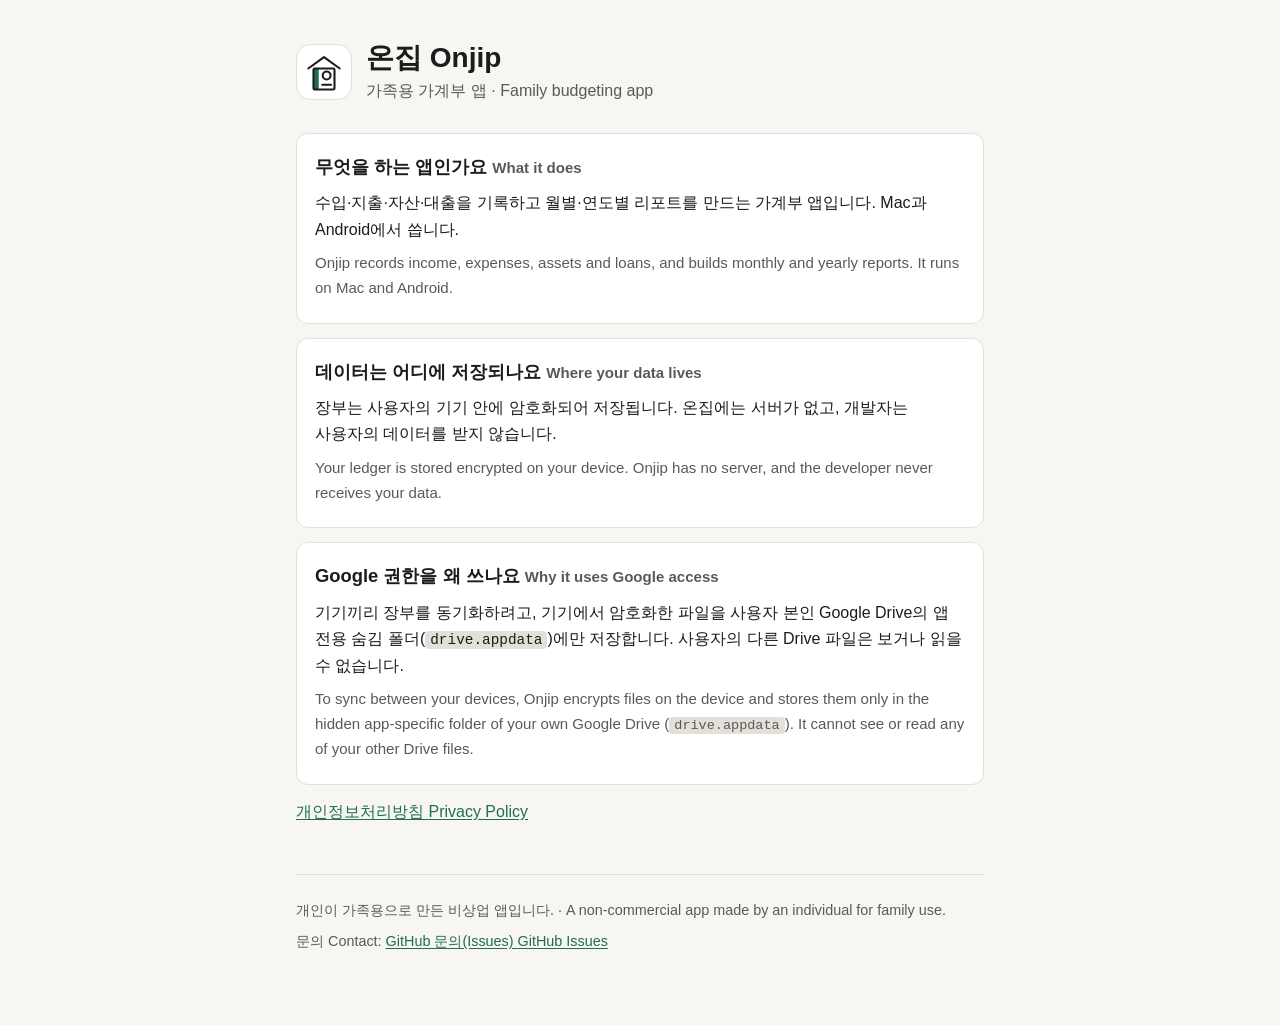
<file: index.html>
<!doctype html>
<html lang="ko">
<head>
<meta charset="utf-8">
<meta name="viewport" content="width=device-width, initial-scale=1">
<title>온집 Onjip — 가족 가계부</title>
<meta name="description" content="온집은 장부를 기기 안에 암호화해 보관하는 가족용 가계부 앱입니다. Onjip is a family budgeting app that keeps your ledger encrypted on your own devices.">
<link rel="icon" href="icon.svg" type="image/svg+xml">
<link rel="stylesheet" href="style.css">
</head>
<body>
<main>
  <header class="brand">
    <img src="icon.svg" alt="온집 아이콘 (Onjip icon)" width="56" height="56">
    <div>
      <h1>온집 <span lang="en">Onjip</span></h1>
      <p class="sub">가족용 가계부 앱 · <span lang="en">Family budgeting app</span></p>
    </div>
  </header>

  <section class="card">
    <h2>무엇을 하는 앱인가요 <span class="en" lang="en">What it does</span></h2>
    <p>수입·지출·자산·대출을 기록하고 월별·연도별 리포트를 만드는 가계부 앱입니다. Mac과 Android에서 씁니다.</p>
    <p class="en" lang="en">Onjip records income, expenses, assets and loans, and builds monthly and yearly reports. It runs on Mac and Android.</p>
  </section>

  <section class="card">
    <h2>데이터는 어디에 저장되나요 <span class="en" lang="en">Where your data lives</span></h2>
    <p>장부는 사용자의 기기 안에 암호화되어 저장됩니다. 온집에는 서버가 없고, 개발자는 사용자의 데이터를 받지 않습니다.</p>
    <p class="en" lang="en">Your ledger is stored encrypted on your device. Onjip has no server, and the developer never receives your data.</p>
  </section>

  <section class="card">
    <h2>Google 권한을 왜 쓰나요 <span class="en" lang="en">Why it uses Google access</span></h2>
    <p>기기끼리 장부를 동기화하려고, 기기에서 암호화한 파일을 사용자 본인 Google Drive의 앱 전용 숨김 폴더(<code>drive.appdata</code>)에만 저장합니다. 사용자의 다른 Drive 파일은 보거나 읽을 수 없습니다.</p>
    <p class="en" lang="en">To sync between your devices, Onjip encrypts files on the device and stores them only in the hidden app-specific folder of your own Google Drive (<code>drive.appdata</code>). It cannot see or read any of your other Drive files.</p>
  </section>

  <p><a href="privacy.html">개인정보처리방침 <span lang="en">Privacy Policy</span></a></p>

  <footer>
    <p>개인이 가족용으로 만든 비상업 앱입니다. · <span lang="en">A non-commercial app made by an individual for family use.</span></p>
    <p>문의 <span lang="en">Contact</span>: <a href="https://github.com/whyyn8410/onjip-site/issues">GitHub 문의(Issues) <span lang="en">GitHub Issues</span></a></p>
  </footer>
</main>
</body>
</html>
</file>
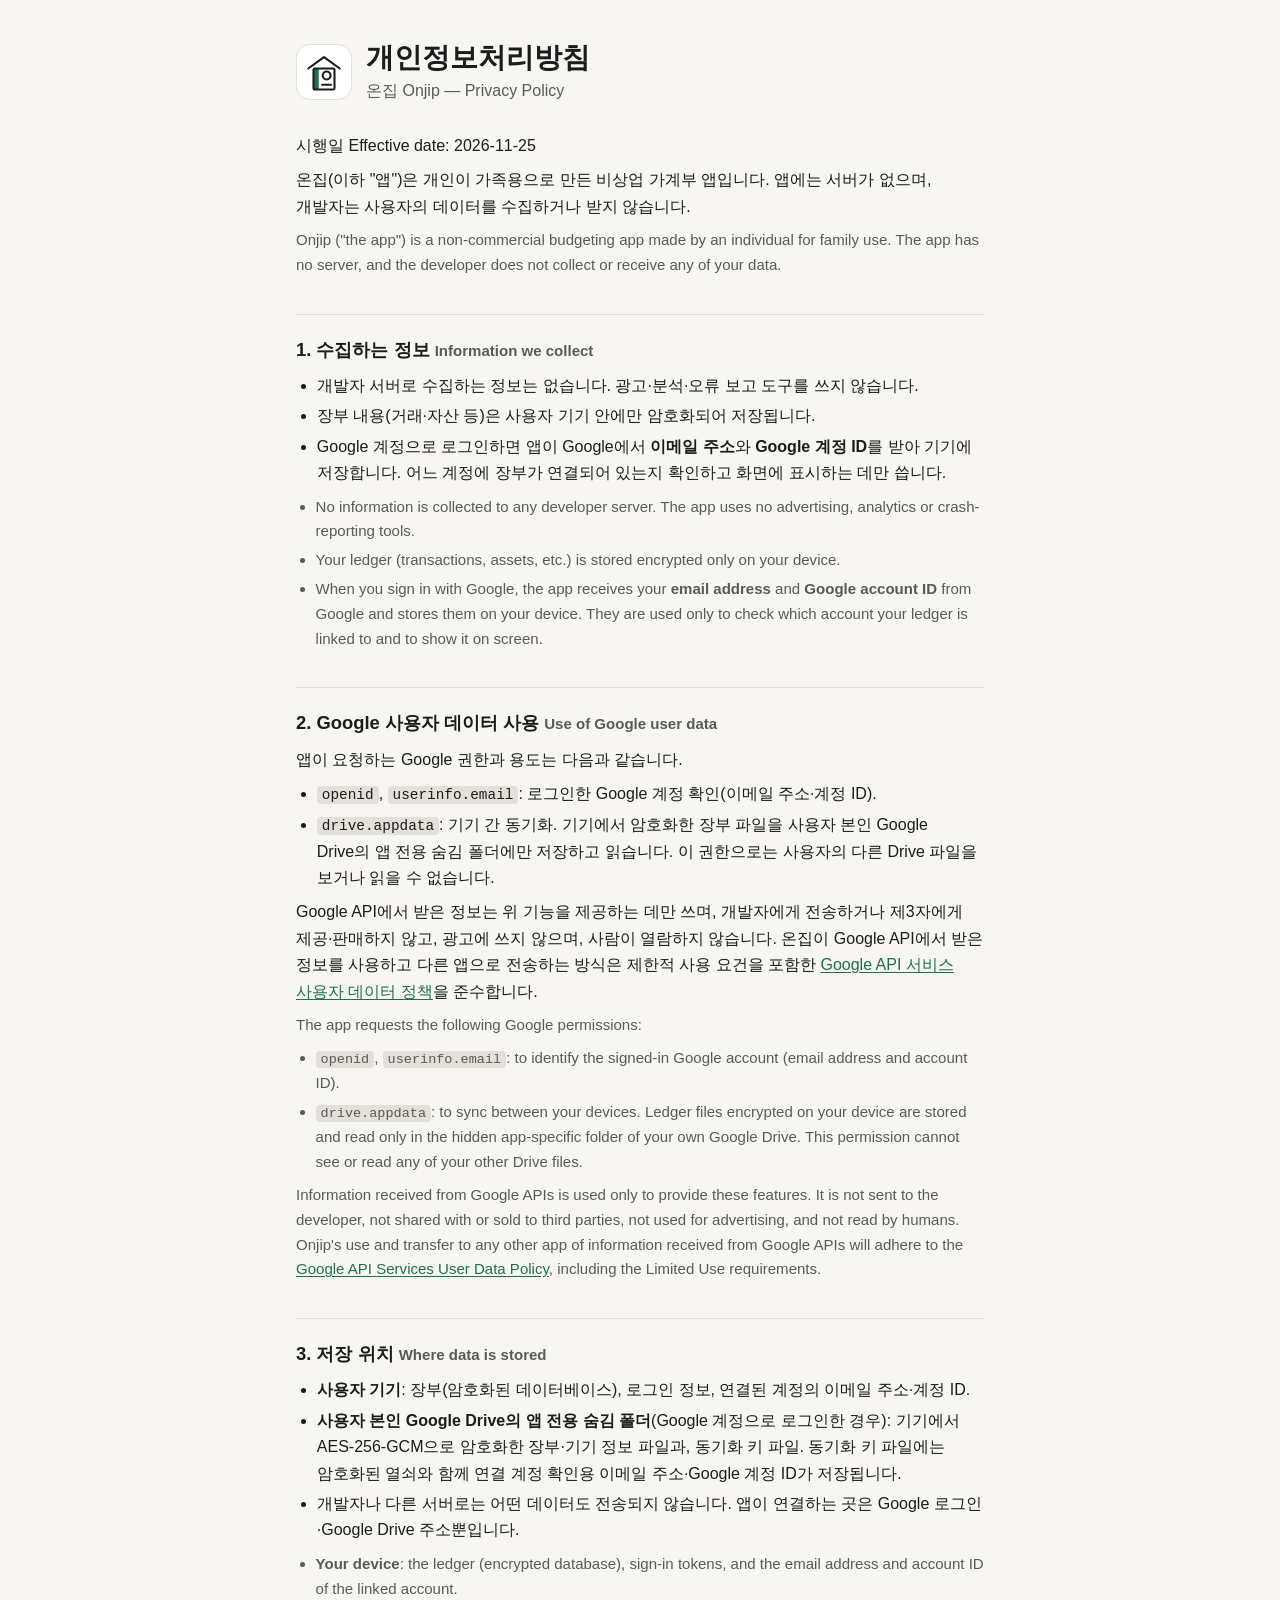
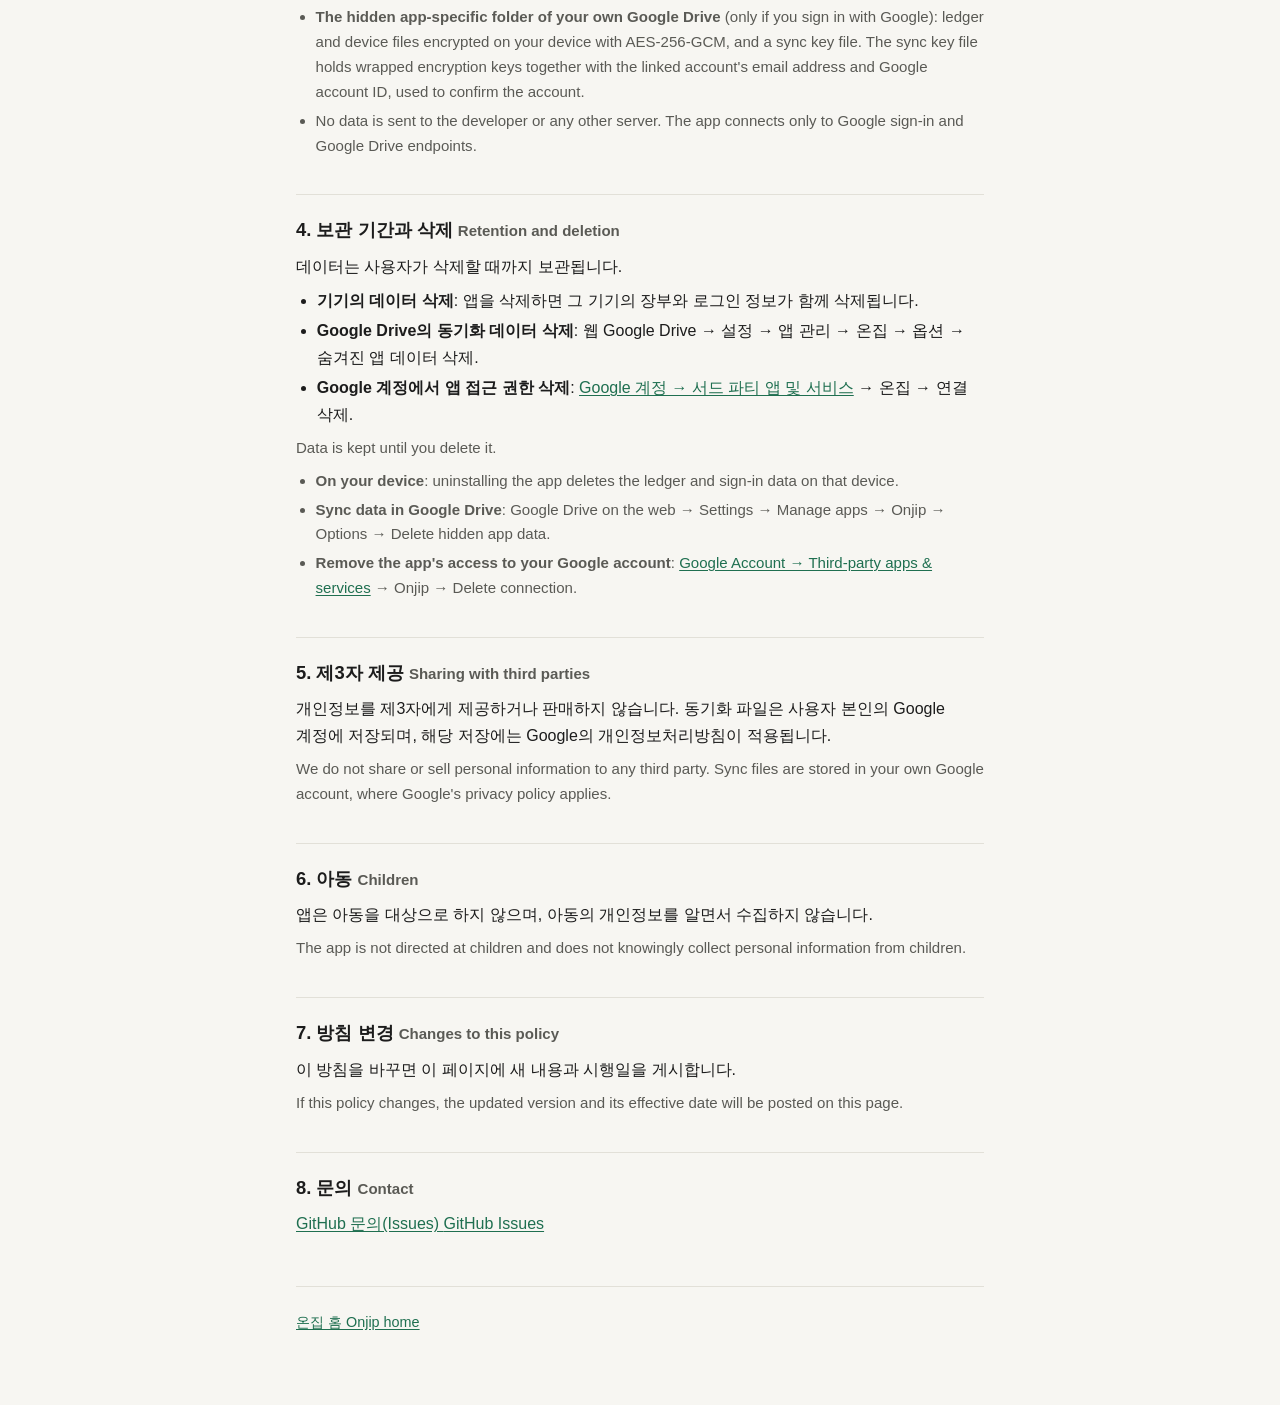
<file: privacy.html>
<!doctype html>
<html lang="ko">
<head>
<meta charset="utf-8">
<meta name="viewport" content="width=device-width, initial-scale=1">
<title>개인정보처리방침 — 온집 Onjip</title>
<meta name="description" content="온집(Onjip) 개인정보처리방침 · Onjip Privacy Policy">
<link rel="icon" href="icon.svg" type="image/svg+xml">
<link rel="stylesheet" href="style.css">
</head>
<body>
<main>
  <header class="brand">
    <img src="icon.svg" alt="온집 아이콘 (Onjip icon)" width="56" height="56">
    <div>
      <h1>개인정보처리방침</h1>
      <p class="sub">온집 <span lang="en">Onjip — Privacy Policy</span></p>
    </div>
  </header>

  <p>시행일 <span lang="en">Effective date</span>: 2026-11-25</p>
  <p>온집(이하 "앱")은 개인이 가족용으로 만든 비상업 가계부 앱입니다. 앱에는 서버가 없으며, 개발자는 사용자의 데이터를 수집하거나 받지 않습니다.</p>
  <p class="en" lang="en">Onjip ("the app") is a non-commercial budgeting app made by an individual for family use. The app has no server, and the developer does not collect or receive any of your data.</p>

  <h2>1. 수집하는 정보 <span class="en" lang="en">Information we collect</span></h2>
  <ul>
    <li>개발자 서버로 수집하는 정보는 없습니다. 광고·분석·오류 보고 도구를 쓰지 않습니다.</li>
    <li>장부 내용(거래·자산 등)은 사용자 기기 안에만 암호화되어 저장됩니다.</li>
    <li>Google 계정으로 로그인하면 앱이 Google에서 <strong>이메일 주소</strong>와 <strong>Google 계정 ID</strong>를 받아 기기에 저장합니다. 어느 계정에 장부가 연결되어 있는지 확인하고 화면에 표시하는 데만 씁니다.</li>
  </ul>
  <ul class="en" lang="en">
    <li>No information is collected to any developer server. The app uses no advertising, analytics or crash-reporting tools.</li>
    <li>Your ledger (transactions, assets, etc.) is stored encrypted only on your device.</li>
    <li>When you sign in with Google, the app receives your <strong>email address</strong> and <strong>Google account ID</strong> from Google and stores them on your device. They are used only to check which account your ledger is linked to and to show it on screen.</li>
  </ul>

  <h2>2. Google 사용자 데이터 사용 <span class="en" lang="en">Use of Google user data</span></h2>
  <p>앱이 요청하는 Google 권한과 용도는 다음과 같습니다.</p>
  <ul>
    <li><code>openid</code>, <code>userinfo.email</code>: 로그인한 Google 계정 확인(이메일 주소·계정 ID).</li>
    <li><code>drive.appdata</code>: 기기 간 동기화. 기기에서 암호화한 장부 파일을 사용자 본인 Google Drive의 앱 전용 숨김 폴더에만 저장하고 읽습니다. 이 권한으로는 사용자의 다른 Drive 파일을 보거나 읽을 수 없습니다.</li>
  </ul>
  <p>Google API에서 받은 정보는 위 기능을 제공하는 데만 쓰며, 개발자에게 전송하거나 제3자에게 제공·판매하지 않고, 광고에 쓰지 않으며, 사람이 열람하지 않습니다. 온집이 Google API에서 받은 정보를 사용하고 다른 앱으로 전송하는 방식은 제한적 사용 요건을 포함한 <a href="https://developers.google.com/terms/api-services-user-data-policy">Google API 서비스 사용자 데이터 정책</a>을 준수합니다.</p>
  <p class="en" lang="en">The app requests the following Google permissions:</p>
  <ul class="en" lang="en">
    <li><code>openid</code>, <code>userinfo.email</code>: to identify the signed-in Google account (email address and account ID).</li>
    <li><code>drive.appdata</code>: to sync between your devices. Ledger files encrypted on your device are stored and read only in the hidden app-specific folder of your own Google Drive. This permission cannot see or read any of your other Drive files.</li>
  </ul>
  <p class="en" lang="en">Information received from Google APIs is used only to provide these features. It is not sent to the developer, not shared with or sold to third parties, not used for advertising, and not read by humans. Onjip's use and transfer to any other app of information received from Google APIs will adhere to the <a href="https://developers.google.com/terms/api-services-user-data-policy">Google API Services User Data Policy</a>, including the Limited Use requirements.</p>

  <h2>3. 저장 위치 <span class="en" lang="en">Where data is stored</span></h2>
  <ul>
    <li><strong>사용자 기기</strong>: 장부(암호화된 데이터베이스), 로그인 정보, 연결된 계정의 이메일 주소·계정 ID.</li>
    <li><strong>사용자 본인 Google Drive의 앱 전용 숨김 폴더</strong>(Google 계정으로 로그인한 경우): 기기에서 AES-256-GCM으로 암호화한 장부·기기 정보 파일과, 동기화 키 파일. 동기화 키 파일에는 암호화된 열쇠와 함께 연결 계정 확인용 이메일 주소·Google 계정 ID가 저장됩니다.</li>
    <li>개발자나 다른 서버로는 어떤 데이터도 전송되지 않습니다. 앱이 연결하는 곳은 Google 로그인·Google Drive 주소뿐입니다.</li>
  </ul>
  <ul class="en" lang="en">
    <li><strong>Your device</strong>: the ledger (encrypted database), sign-in tokens, and the email address and account ID of the linked account.</li>
    <li><strong>The hidden app-specific folder of your own Google Drive</strong> (only if you sign in with Google): ledger and device files encrypted on your device with AES-256-GCM, and a sync key file. The sync key file holds wrapped encryption keys together with the linked account's email address and Google account ID, used to confirm the account.</li>
    <li>No data is sent to the developer or any other server. The app connects only to Google sign-in and Google Drive endpoints.</li>
  </ul>

  <h2>4. 보관 기간과 삭제 <span class="en" lang="en">Retention and deletion</span></h2>
  <p>데이터는 사용자가 삭제할 때까지 보관됩니다.</p>
  <ul>
    <li><strong>기기의 데이터 삭제</strong>: 앱을 삭제하면 그 기기의 장부와 로그인 정보가 함께 삭제됩니다.</li>
    <li><strong>Google Drive의 동기화 데이터 삭제</strong>: 웹 Google Drive → 설정 → 앱 관리 → 온집 → 옵션 → 숨겨진 앱 데이터 삭제.</li>
    <li><strong>Google 계정에서 앱 접근 권한 삭제</strong>: <a href="https://myaccount.google.com/connections">Google 계정 → 서드 파티 앱 및 서비스</a> → 온집 → 연결 삭제.</li>
  </ul>
  <p class="en" lang="en">Data is kept until you delete it.</p>
  <ul class="en" lang="en">
    <li><strong>On your device</strong>: uninstalling the app deletes the ledger and sign-in data on that device.</li>
    <li><strong>Sync data in Google Drive</strong>: Google Drive on the web → Settings → Manage apps → Onjip → Options → Delete hidden app data.</li>
    <li><strong>Remove the app's access to your Google account</strong>: <a href="https://myaccount.google.com/connections">Google Account → Third-party apps &amp; services</a> → Onjip → Delete connection.</li>
  </ul>

  <h2>5. 제3자 제공 <span class="en" lang="en">Sharing with third parties</span></h2>
  <p>개인정보를 제3자에게 제공하거나 판매하지 않습니다. 동기화 파일은 사용자 본인의 Google 계정에 저장되며, 해당 저장에는 Google의 개인정보처리방침이 적용됩니다.</p>
  <p class="en" lang="en">We do not share or sell personal information to any third party. Sync files are stored in your own Google account, where Google's privacy policy applies.</p>

  <h2>6. 아동 <span class="en" lang="en">Children</span></h2>
  <p>앱은 아동을 대상으로 하지 않으며, 아동의 개인정보를 알면서 수집하지 않습니다.</p>
  <p class="en" lang="en">The app is not directed at children and does not knowingly collect personal information from children.</p>

  <h2>7. 방침 변경 <span class="en" lang="en">Changes to this policy</span></h2>
  <p>이 방침을 바꾸면 이 페이지에 새 내용과 시행일을 게시합니다.</p>
  <p class="en" lang="en">If this policy changes, the updated version and its effective date will be posted on this page.</p>

  <h2>8. 문의 <span class="en" lang="en">Contact</span></h2>
  <p><a href="https://github.com/whyyn8410/onjip-site/issues">GitHub 문의(Issues) <span lang="en">GitHub Issues</span></a></p>

  <footer>
    <p><a href="index.html">온집 홈 <span lang="en">Onjip home</span></a></p>
  </footer>
</main>
</body>
</html>
</file>
<file: style.css>
:root {
  --bg: #f7f6f2;
  --surface: #ffffff;
  --text: #1c1c1c;
  --muted: #5a5a55;
  --line: #e2e0d8;
  --accent: #1f6f50;
  color-scheme: light dark;
}

@media (prefers-color-scheme: dark) {
  :root {
    --bg: #141614;
    --surface: #1d201d;
    --text: #ecebe6;
    --muted: #a6a59e;
    --line: #2f332f;
    --accent: #6cc39b;
  }
}

* { box-sizing: border-box; }

html { -webkit-text-size-adjust: 100%; }

body {
  margin: 0;
  background: var(--bg);
  color: var(--text);
  font-family: -apple-system, BlinkMacSystemFont, "Apple SD Gothic Neo", "Malgun Gothic", "Noto Sans KR", "Segoe UI", Roboto, sans-serif;
  font-size: 16px;
  line-height: 1.65;
  word-break: keep-all;
  overflow-wrap: anywhere;
}

main {
  max-width: 720px;
  margin: 0 auto;
  padding: 40px 16px 64px;
}

header.brand {
  display: flex;
  align-items: center;
  gap: 14px;
  margin-bottom: 28px;
}

.brand img {
  width: 56px;
  height: 56px;
  padding: 6px;
  border-radius: 14px;
  background: #ffffff;
  border: 1px solid var(--line);
}

h1 { font-size: 1.75rem; line-height: 1.3; margin: 0; }
h2 { font-size: 1.15rem; margin: 36px 0 8px; padding-top: 20px; border-top: 1px solid var(--line); }
h3 { font-size: 1rem; margin: 20px 0 4px; }

.sub { color: var(--muted); margin: 2px 0 0; }
.en { color: var(--muted); font-size: 0.94rem; }
p, ul, ol { margin: 8px 0; }
ul, ol { padding-left: 1.3em; }
li { margin: 4px 0; }

.card {
  background: var(--surface);
  border: 1px solid var(--line);
  border-radius: 12px;
  padding: 18px 18px 14px;
  margin: 14px 0;
}
.card h2 { border-top: 0; padding-top: 0; margin-top: 0; }

a { color: var(--accent); text-underline-offset: 2px; }
a:focus-visible { outline: 2px solid var(--accent); outline-offset: 2px; border-radius: 2px; }

code { font-size: 0.9em; padding: 1px 5px; border-radius: 4px; background: var(--line); }

.placeholder { background: #fff3c4; color: #5a4400; padding: 0 4px; border-radius: 3px; }

footer {
  margin-top: 48px;
  padding-top: 16px;
  border-top: 1px solid var(--line);
  color: var(--muted);
  font-size: 0.9rem;
}
</file>
